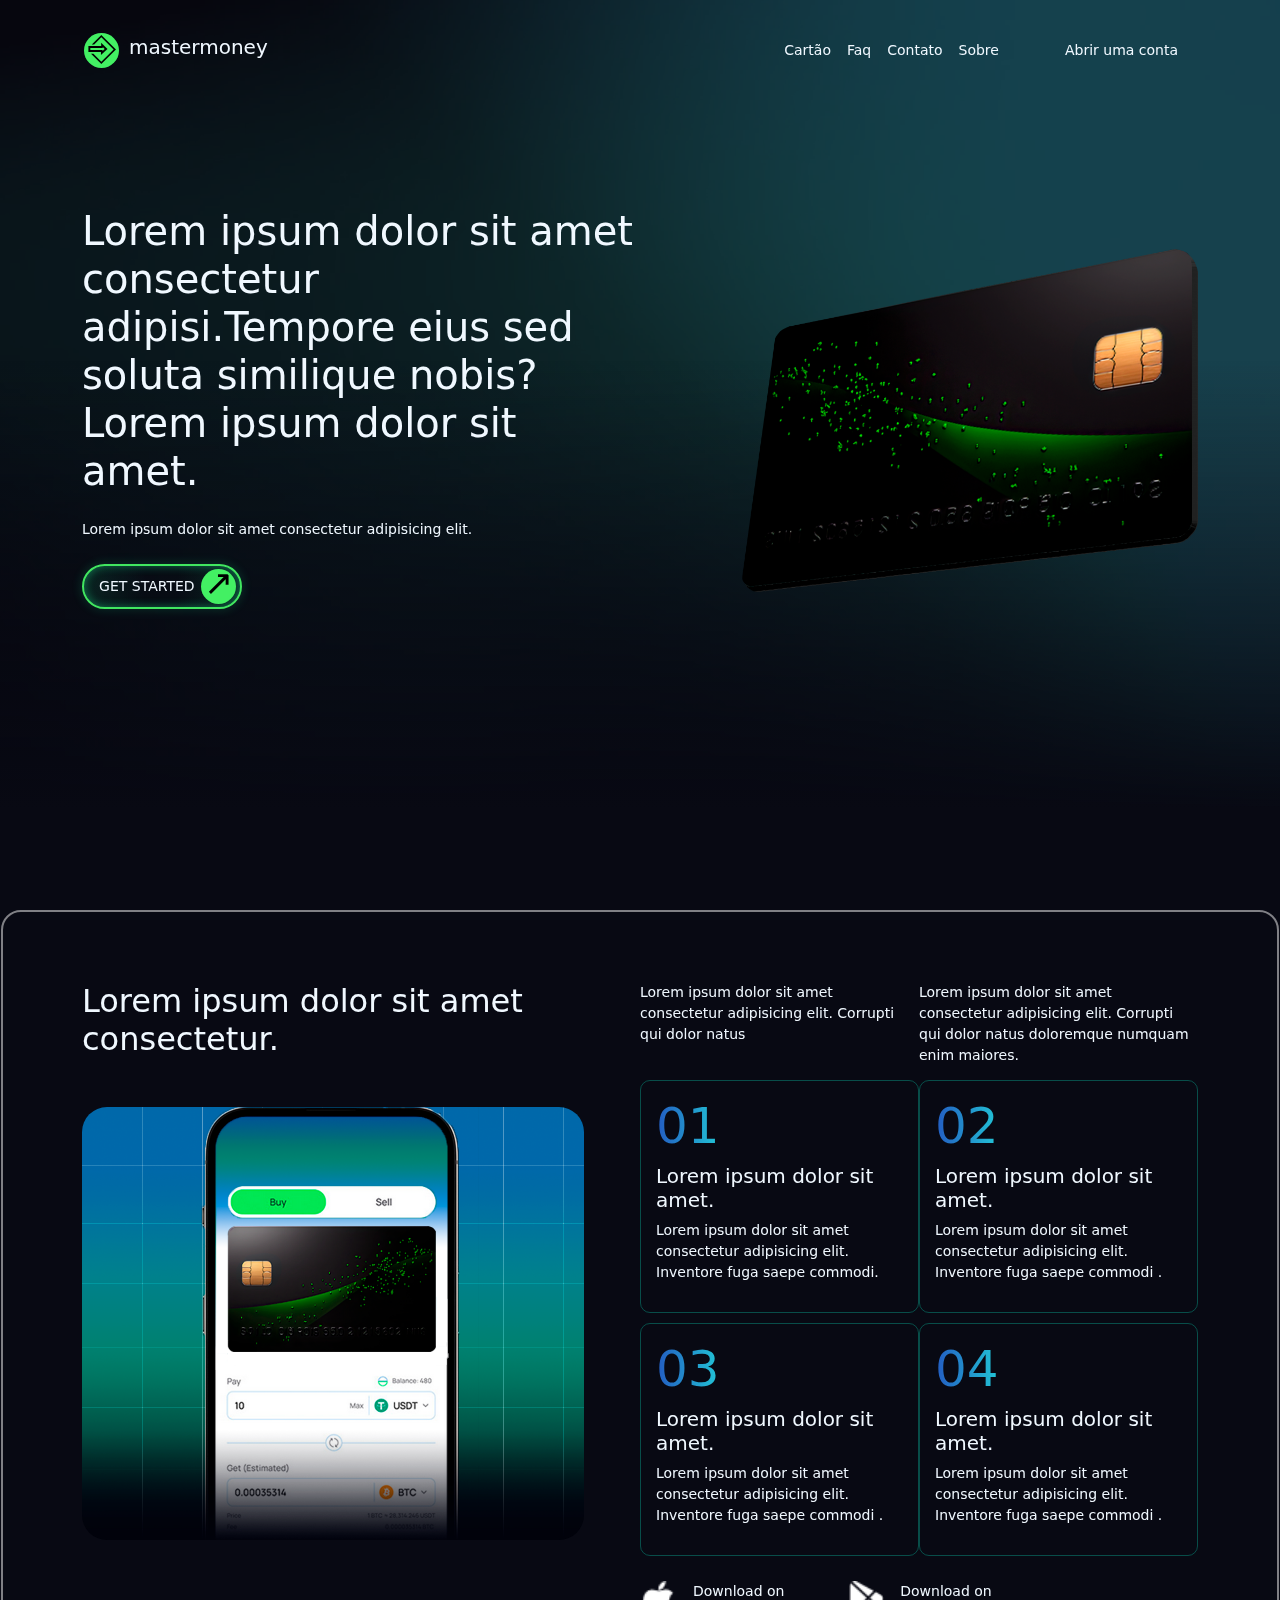
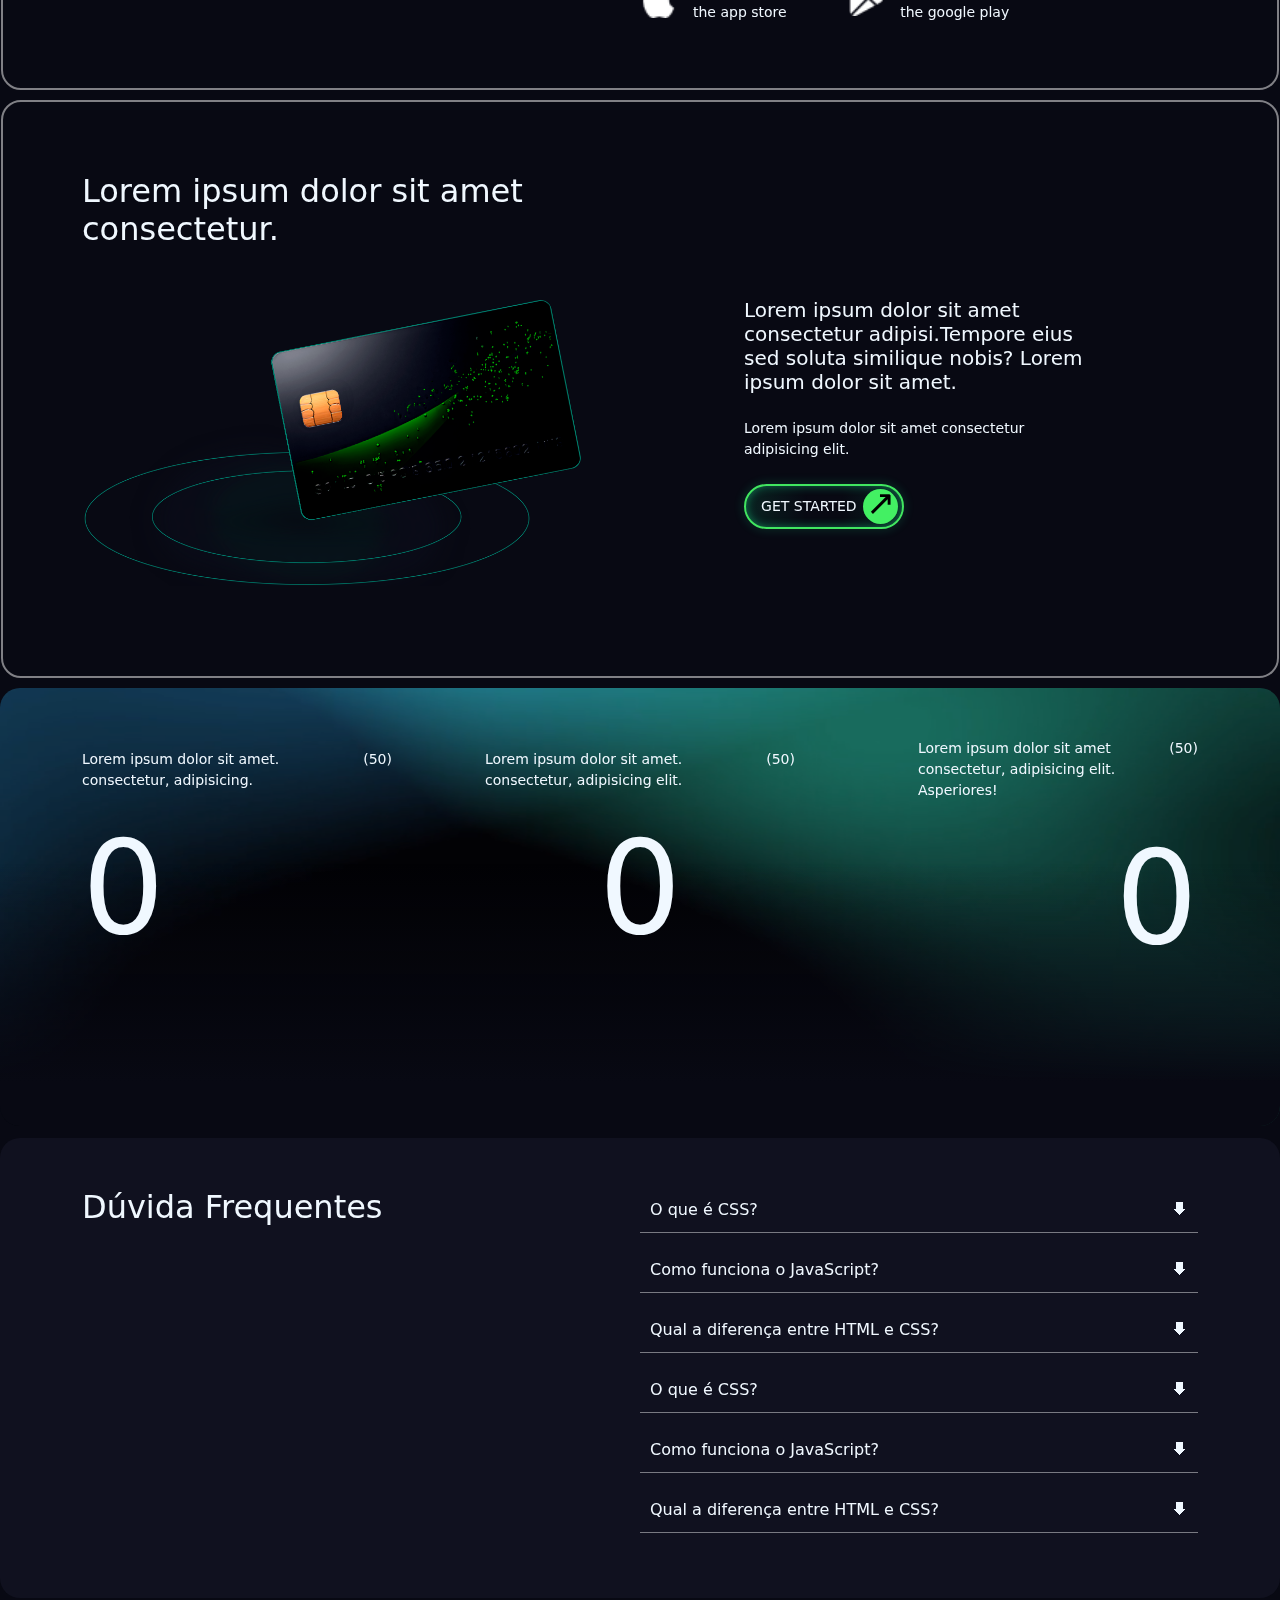
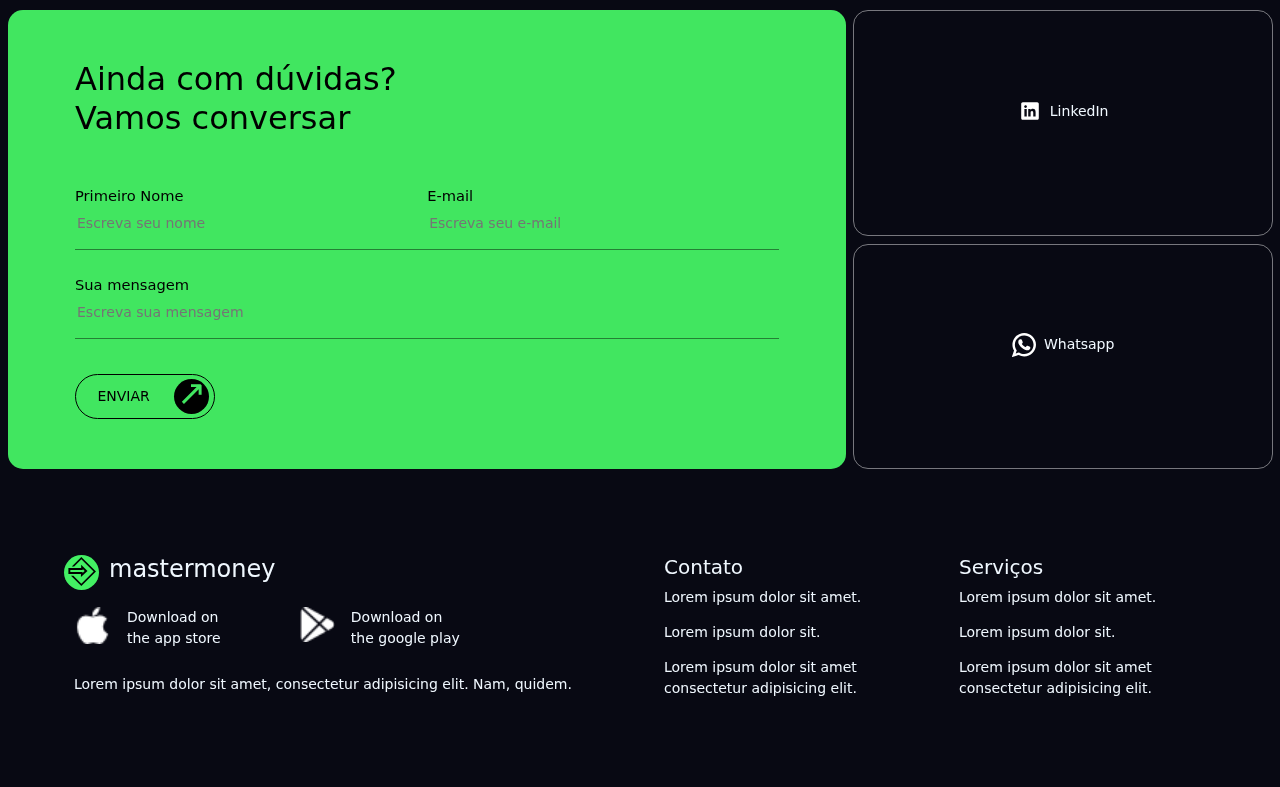
<file: index.html>
<!DOCTYPE html>
<html lang="pt-br">

<head>
    <meta charset="UTF-8">
    <meta name="viewport" content="width=device-width, initial-scale=1.0">
    <title>Cartão</title>
    <link rel="stylesheet" href="../css/bootstrap.css">
    <link rel="stylesheet" href="../css/style.css">
</head>

<body>
    <section id="home">
        <video autoplay muted loop>
            <source src="/video/bgHom.mp4" type="video/mp4">
            Seu navegador não suporta o formato de vídeo.
        </video>
        <div class="container">
            <nav class="navbar navbar-expand-lg">
                <div class="container-fluid mt-4 mb-3">
                    <div class="btn-seta1" style="margin-right: 10px; margin-left: -10px;">
                        <div style="height: 57px; font-size: 35px;" ↗><a href="#" id="ablack">⎆</a></div>
                    </div>
                    <h4><a class="navbar-brand" href="#home">mastermoney</a></h4>
                    <div class="collapse navbar-collapse justify-content-end" id="navbarNavAltMarkup">
                        <div class="navbar-nav ">
                            <a href="#home" class="p-2 nav-link">Cartão</a>
                            <a href="#home" class="p-2 nav-link">Faq</a>
                            <a href="#home" class="p-2 nav-link">Contato</a>
                            <a href="#home" class="p-2 nav-link active" aria-current="page">Sobre</a>

                            <a href="#home" class="nav-link ml-5">Abrir uma conta</a>
                        </div>
                    </div>
                </div>
            </nav>
            <main style="height: 70vh;" class="flex-direcion-col">
                <div class="row">
                    <div class="col-lg-6 flex-direcion-col">
                        <h1 class="mb-4">Lorem ipsum dolor sit amet consectetur adipisi.<span class="colorv">Tempore
                                eius sed</span>
                            soluta similique nobis? Lorem ipsum dolor sit amet. </h1>
                        <p class="mb-4">Lorem ipsum dolor sit amet consectetur adipisicing elit.</p>
                        <div class="btn-home">
                            <a href="#">GET STARTED</a>
                            <a href="#">
                                <div class="btn-seta p-2">
                                    <div style="height: 59px; font-size: 35px;">↗</div>
                                </div>
                            </a>
                        </div>
                    </div>
                    <div class="col-lg-6 align-content mt-4">
                        <div class="quadrado" id="quadrado">
                        </div>
                    </div>
                </div>
            </main>
        </div>
    </section>
    <section id="vantagens">
        <div class="container h-a">
            <div class="row h-a">
                <div class="col-lg-6">
                    <h2 class="mb-5"><span class="colorv">Lorem ipsum</span> dolor sit amet <br> consectetur.</h2>
                    <div class="fundo-vant">
                        <img style="width: 100%; border-radius: 25px; margin-bottom: 20px;" src="/img/img-vamtagens.png"
                            alt="">
                    </div>
                </div>
                <div class="col-lg-6">
                    <div class="row">
                        <div class="col-md-6">
                            <p>Lorem ipsum dolor sit amet consectetur adipisicing elit. Corrupti qui dolor natus
                            </p>
                            </p>
                        </div>
                        <div class="col-md-6">
                            <p>Lorem ipsum dolor sit amet consectetur adipisicing elit. Corrupti qui dolor natus
                                doloremque numquam enim maiores.</p>
                        </div>
                    </div>
                    <div class="row">
                        <div class="col-sm-6">
                            <div class="card-vant">
                                <h3>01</h3>
                                <h5>Lorem ipsum dolor sit amet.</h5>
                                <p>Lorem ipsum dolor sit amet consectetur adipisicing elit. Inventore fuga saepe commodi.</p>
                            </div>
                        </div>
                        <div class="col-sm-6">
                            <div class="card-vant">
                                <h3>02</h3>
                                <h5>Lorem ipsum dolor sit amet.</h5>
                                <p>Lorem ipsum dolor sit amet consectetur adipisicing elit. Inventore fuga saepe commodi
                                    .</p>
                            </div>
                        </div>
                    </div>
                    <div class="row">
                        <div class="col-sm-6">
                            <div class="card-vant">
                                <h3>03</h3>
                                <h5>Lorem ipsum dolor sit amet.</h5>
                                <p>Lorem ipsum dolor sit amet consectetur adipisicing elit. Inventore fuga saepe commodi
                                    .</p>
                            </div>
                        </div>
                        <div class="col-sm-6">
                            <div class="card-vant">
                                <h3>04</h3>
                                <h5>Lorem ipsum dolor sit amet.</h5>
                                <p>Lorem ipsum dolor sit amet consectetur adipisicing elit. Inventore fuga saepe commodi
                                    .</p>
                            </div>
                        </div>
                    </div>
                    <div class="row">
                        <div class="col-sm-9">
                            <div class="row">
                                <div class="col-sm-6">
                                    <div class="card-vant2">
                                        <img src="/img/logotipo-da-apple.png" alt="app store" class="me-3"
                                            style="height: min-content; width: 37px; filter: invert(100%);">
                                        <p style="margin-bottom: 0;">Download on <br> the app store</p>
                                    </div>
                                </div>
                                <div class="col-sm-6">
                                    <div class="card-vant2">
                                        <img src="/img/google-play.png" alt="google play" class="me-3"
                                            style="height: min-content; width: 35px; filter: invert(100%)">
                                        <p style="margin-bottom: 0;">Download on <br> the google play</p>
                                    </div>
                                </div>
                            </div>
                        </div>
                    </div>
                </div>
            </div>
        </div>
    </section>
    <section id="conteudo">
        <div class="container h-a">
            <div class="row h-a">
                <div class="col-lg-6 aligncenter">
                    <h2 class="mb-5"><span class="colorv">Lorem ipsum</span> dolor sit amet <br> consectetur.</h2>
                    <div class="fundo-vant">
                        <img style="width: 100%; border-radius: 25px; margin-bottom: 20px;" src="/img/img-sec3.png"
                            alt="">
                    </div>
                </div>
                <div class="col-lg-6 d-flex justify-content-center align-items-center flex-column ">
                    <div class="boxtext d-flex flex-column aligncenter">
                        <h5 class="mb-4 mt-5">Lorem ipsum dolor sit amet consectetur adipisi.Tempore eius sed soluta
                            similique nobis? Lorem ipsum dolor sit amet. </h5>
                        <p class="mb-4">Lorem ipsum dolor sit amet consectetur adipisicing elit.</p>
                        <div class="btn-home">
                            <a href="#">GET STARTED</a>
                            <a href="#">
                                <div class="btn-seta p-2">
                                    <div style="height: 59px; font-size: 35px;">↗</div>
                                </div>
                            </a>
                        </div>
                    </div>
                </div>
            </div>
        </div>
    </section>
    <section id="dados">
        <img src="/img/fundodados.png" alt="">
        <div class="container">
            <div class="row">
                <div class="col-lg-4 contentDadosStart">
                    <div style="width: 310px;">
                        <div class="d-flex justify-content-between">
                            <span>Lorem ipsum dolor sit amet. <br> consectetur, adipisicing.</span>
                            <p>(50)</p>
                        </div>
                        <p class="number" style="font-size: 130px; font-weight: lighter;" data-target="10">0</p>
                    </div>
                </div>
                <div class="col-lg-4 contentDadosCenter">
                    <div style="width: 310px;">
                        <div class="d-flex justify-content-between">
                            <span>Lorem ipsum dolor sit amet. <br> consectetur, adipisicing elit.</span>
                            <p>(50)</p>
                        </div>
                        <p class="number" align="center" style="font-size: 130px; font-weight: lighter;" data-target="151">0</p>
                    </div>
                </div>
                <div class="col-lg-4 contentDadosEnd">
                    <div style="width: 280px;">
                        <div class="d-flex justify-content-between">
                            <span>Lorem ipsum dolor sit amet <br> consectetur, adipisicing elit. Asperiores!</span>
                            <p>(50)</p>
                        </div>
                        <p class="number" align="right" style="font-size: 130px; font-weight: lighter;" data-target="25">0</p>
                    </div>
                </div>
            </div>
        </div>
    </section>
    
    <section id="duvidasf">
        <div class="container">
            <div class="row">
                <div class="col-xl-6">
                    <h2>Dúvida Frequentes</h2>
                </div>
                <div class="col-xl-6">
                    <div class="faq-item">
                        <div class="faq-question">
                            <span>O que é CSS?</span>
                            <span>🡇</span>
                        </div>
                        <div class="faq-answer">
                            <p>CSS é uma linguagem de estilo usada para descrever a apresentação de um documento escrito
                                em HTML ou XML.</p>
                        </div>
                    </div>
                    <div class="faq-item">
                        <div class="faq-question">
                            <span>Como funciona o JavaScript?</span>
                            <span>🡇</span>
                        </div>
                        <div class="faq-answer">
                            <p>JavaScript é uma linguagem de programação usada para criar páginas web interativas,
                                permitindo adicionar dinamismo ao conteúdo.</p>
                        </div>
                    </div>
                    <div class="faq-item">
                        <div class="faq-question">
                            <span>Qual a diferença entre HTML e CSS?</span>
                            <span>🡇</span>
                        </div>
                        <div class="faq-answer">
                            <p>HTML é a linguagem de marcação usada para estruturar o conteúdo da página, enquanto CSS é
                                usada para estilizar esse conteúdo.</p>
                        </div>
                    </div>
                    <div class="faq-item">
                        <div class="faq-question">
                            <span>O que é CSS?</span>
                            <span>🡇</span>
                        </div>
                        <div class="faq-answer">
                            <p>CSS é uma linguagem de estilo usada para descrever a apresentação de um documento escrito
                                em HTML ou XML.</p>
                        </div>
                    </div>
                    <div class="faq-item">
                        <div class="faq-question">
                            <span>Como funciona o JavaScript?</span>
                            <span>🡇</span>
                        </div>
                        <div class="faq-answer">
                            <p>JavaScript é uma linguagem de programação usada para criar páginas web interativas,
                                permitindo adicionar dinamismo ao conteúdo.</p>
                        </div>
                    </div>
                    <div class="faq-item">
                        <div class="faq-question">
                            <span>Qual a diferença entre HTML e CSS?</span>
                            <span>🡇</span>
                        </div>
                        <div class="faq-answer">
                            <p>HTML é a linguagem de marcação usada para estruturar o conteúdo da página, enquanto CSS é
                                usada para estilizar esse conteúdo.</p>
                        </div>
                    </div>
                </div>
            </div>
        </div>
    </section>
    <section id="contato">
        <div class="row">
            <div class="col-md-8">
                <form action="" class="form mr-1 ms-2">
                    <div class="container">
                        <h2 class="mb-5" id="h2">Ainda com dúvidas? <br> Vamos conversar </h2>
                        <div class="row mb-4">
                            <div class="col-lg-6">
                                <label class="label-ctt" for="nome">Primeiro Nome</label><br>
                                <input class="input-ctt" type="text" id="nome" placeholder="Escreva seu nome">
                            </div>
                            <div class="col-lg-6">
                                <label class="label-ctt" for="email">E-mail</label><br>
                                <input class="input-ctt" type="email" id="email" placeholder="Escreva seu e-mail">
                            </div>
                        </div>
                        <div class="row">
                            <div class="col-sm-12 ">
                                <label class="label-ctt" for="msg">Sua mensagem</label><br>
                                <input class="input-ctt" id="msg" placeholder="Escreva sua mensagem">
                            </div>
                        </div>
                        <div class="row">
                            <div class="col-sm-12">
                                <div class="btn-ctt">
                                    <a href="#">ENVIAR</a>
                                    <a href="#">
                                        <div class="btn-seta2">
                                            <div style="height: 59px; font-size: 35px;">↗</div>
                                        </div>
                                    </a>
                                </div>
                            </div>
                        </div>
                    </div>
                </form>
            </div>
            <div class="col-md-4">
                <div class="row" style="height: 100%;">
                    <div class="col-xl-12 pb-2">
                        <div class="redessociais mr-1">
                            <div class="ahover d-flex justify-content-center align-items-center flex-row"
                                style="height: 200px;">
                                <a href="https://t.me/seu_telegram" target="_blank">
                                    <svg xmlns="http://www.w3.org/2000/svg" fill="#fff" viewBox="0 0 30 30" width="24px"
                                        height="24px">
                                        <path
                                            d="M24,4H6C4.895,4,4,4.895,4,6v18c0,1.105,0.895,2,2,2h18c1.105,0,2-0.895,2-2V6C26,4.895,25.105,4,24,4z M10.954,22h-2.95 v-9.492h2.95V22z M9.449,11.151c-0.951,0-1.72-0.771-1.72-1.72c0-0.949,0.77-1.719,1.72-1.719c0.948,0,1.719,0.771,1.719,1.719 C11.168,10.38,10.397,11.151,9.449,11.151z M22.004,22h-2.948v-4.616c0-1.101-0.02-2.517-1.533-2.517 c-1.535,0-1.771,1.199-1.771,2.437V22h-2.948v-9.492h2.83v1.297h0.04c0.394-0.746,1.356-1.533,2.791-1.533 c2.987,0,3.539,1.966,3.539,4.522V22z" />
                                    </svg>
                                </a>
                                <a href="#" style="margin: 0px !important; padding-left: 8px;">LinkedIn</a>
                            </div>
                        </div>
                    </div>
                    <div class="col-xl-12">
                        <div class="redessociais mr-1">
                            <div class="ahover d-flex justify-content-center align-items-center flex-row"
                                style="height: 200px;">
                                <a href="https://t.me/seu_telegram" target="_blank">
                                    <svg fill="#fff" height="24px" width="24px" version="1.1" id="Layer_1"
                                        xmlns="http://www.w3.org/2000/svg" xmlns:xlink="http://www.w3.org/1999/xlink"
                                        viewBox="0 0 308 308" xml:space="preserve">
                                        <g id="XMLID_468_">
                                            <path id="XMLID_469_"
                                                d="M227.904,176.981c-0.6-0.288-23.054-11.345-27.044-12.781c-1.629-0.585-3.374-1.156-5.23-1.156   c-3.032,0-5.579,1.511-7.563,4.479c-2.243,3.334-9.033,11.271-11.131,13.642c-0.274,0.313-0.648,0.687-0.872,0.687   c-0.201,0-3.676-1.431-4.728-1.888c-24.087-10.463-42.37-35.624-44.877-39.867c-0.358-0.61-0.373-0.887-0.376-0.887   c0.088-0.323,0.898-1.135,1.316-1.554c1.223-1.21,2.548-2.805,3.83-4.348c0.607-0.731,1.215-1.463,1.812-2.153   c1.86-2.164,2.688-3.844,3.648-5.79l0.503-1.011c2.344-4.657,0.342-8.587-0.305-9.856c-0.531-1.062-10.012-23.944-11.02-26.348   c-2.424-5.801-5.627-8.502-10.078-8.502c-0.413,0,0,0-1.732,0.073c-2.109,0.089-13.594,1.601-18.672,4.802   c-5.385,3.395-14.495,14.217-14.495,33.249c0,17.129,10.87,33.302,15.537,39.453c0.116,0.155,0.329,0.47,0.638,0.922   c17.873,26.102,40.154,45.446,62.741,54.469c21.745,8.686,32.042,9.69,37.896,9.69c0.001,0,0.001,0,0.001,0   c2.46,0,4.429-0.193,6.166-0.364l1.102-0.105c7.512-0.666,24.02-9.22,27.775-19.655c2.958-8.219,3.738-17.199,1.77-20.458   C233.168,179.508,230.845,178.393,227.904,176.981z" />
                                            <path id="XMLID_470_"
                                                d="M156.734,0C73.318,0,5.454,67.354,5.454,150.143c0,26.777,7.166,52.988,20.741,75.928L0.212,302.716   c-0.484,1.429-0.124,3.009,0.933,4.085C1.908,307.58,2.943,308,4,308c0.405,0,0.813-0.061,1.211-0.188l79.92-25.396   c21.87,11.685,46.588,17.853,71.604,17.853C240.143,300.27,308,232.923,308,150.143C308,67.354,240.143,0,156.734,0z    M156.734,268.994c-23.539,0-46.338-6.797-65.936-19.657c-0.659-0.433-1.424-0.655-2.194-0.655c-0.407,0-0.815,0.062-1.212,0.188   l-40.035,12.726l12.924-38.129c0.418-1.234,0.209-2.595-0.561-3.647c-14.924-20.392-22.813-44.485-22.813-69.677   c0-65.543,53.754-118.867,119.826-118.867c66.064,0,119.812,53.324,119.812,118.867   C276.546,215.678,222.799,268.994,156.734,268.994z" />
                                        </g>
                                    </svg>
                                </a>
                                <a href="#" style="margin: 0px !important; padding-left: 8px;">Whatsapp</a>
                            </div>
                        </div>
                    </div>
                </div>
            </div>
        </div>
        </div>
    </section>
    <section id="rodape">
        <footer>
                <div class="row">
                    <div class="col-md-6 d-flex flex-column justify-content-between h-100 p-4 borderBt">
                        <div class="d-flex">
                            <div class="btn-seta1" style="margin-right: 10px; margin-left: -10px;">
                                <div style="height: 57px; font-size: 35px;" ↗><a href="#" id="ablack">⎆</a></div>
                            </div>
                            <h4><a class="navbar-brand" href="#home">mastermoney</a></h4>
                        </div>
                        <div class="row d-flex flex-row">
                            <div class=" col-md-5 card-vant2">
                                <img src="/img/logotipo-da-apple.png" alt="app store" class="me-3"
                                    style="height: min-content; width: 37px; filter: invert(100%);">
                                <p style="margin-bottom: 0;">Download on <br> the app store</p>
                            </div>
                            <div class="col-md-6 card-vant2">
                                <img src="/img/google-play.png" alt="google play" class="me-3"
                                    style="height: min-content; width: 35px; filter: invert(100%)">
                                <p style="margin-bottom: 0;">Download on <br> the google play</p>
                            </div>
                        </div>
                        <p>Lorem ipsum dolor sit amet, consectetur adipisicing elit. Nam, quidem.</p>
                    </div>
                    <div class="col-md-3">
                        <div class="d-flex flex-column justify-content-between h-100 p-4 borderBt">
                            <h5>Contato</h5>
                            <p>Lorem ipsum dolor sit amet.</p>
                            <p>Lorem ipsum dolor sit.</p>
                            <p>Lorem ipsum dolor sit amet consectetur adipisicing elit.</p>
                        </div>
                    </div>
                    <div class="col-md-3">
                        <div class="d-flex flex-column justify-content-between h-100 p-4 borderBt">
                            <h5>Serviços</h5>
                            <p>Lorem ipsum dolor sit amet.</p>
                            <p>Lorem ipsum dolor sit.</p>
                            <p>Lorem ipsum dolor sit amet consectetur adipisicing elit.</p>
                        </div>
                    </div>
                </div>
        </footer>
    </section>

    <script src="https://cdn.jsdelivr.net/npm/@popperjs/core@2.11.6/dist/umd/popper.min.js"></script>
    <script src="https://cdn.jsdelivr.net/npm/bootstrap@5.3.0-alpha1/dist/js/bootstrap.min.js"></script>

    <script src="../index.js"> </script>
</body>

</html>
</file>
<file: css/style.css>
body {
    background-color: #080913;
    font-size: 14px;
}

#h2 {
    color: black !important;
}

h1,
h2 {
    color: aliceblue;
    font-weight: lighter;
}

h1,
p,
a,
h2,
h2,
h5,
h6,
span {
    color: aliceblue !important;
    text-decoration: none !important;
}

.navbar-nav a:hover{
    text-decoration: underline !important;
    color: #ffffffce !important;
    transition: all 0.2s !important;
}

.ahover a:hover{
    text-decoration: underline !important;
    padding-bottom: 9px;
    transition: all 0.2s;
}

h3 {
    font-size: 50px;
    background: linear-gradient(to right, #235bc2, #21ffe1 40%);
    background-clip: text;
    color: transparent;
}

h4,
.colorv {
    color: #41E660;
}

#home {
    position: relative;
    overflow: hidden;
    height: 100vh;
    background: linear-gradient(#ffffff00 40%, #080913 90%);
}

@media (max-width: 1178px) {
    #home {
        height: auto;
    }
}

#vantagens {
    border: 2px solid #ffffff7c;
    margin: 10px 1px 10px 1px;
    border-radius: 20px;
    overflow: hidden;
    padding-top: 70px;
    padding-bottom: 40px;
}

#conteudo {
    border: 2px solid #ffffff7c;
    margin: 10px 1px 10px 1px;
    border-radius: 20px;
    overflow: hidden;
    padding-top: 70px;
    padding-bottom: 70px;
}

.boxtext {
    width: 350px;
}

@media (max-width: 991px) {
    .aligncenter {
        text-align: center;
        align-items: center;
    }

    .boxtext {
        width: auto;
    }

    .contentDadosStart {
        display: flex;
        flex-direction: row;
        justify-content: center !important;
        align-items: center;
    }

    .contentDadosEnd {
        display: flex;
        flex-direction: row;
        justify-content: center !important;
        align-items: center;
    }

    .contentDadosCenter {
        display: flex;
        flex-direction: row;
        justify-content: center !important;
        align-items: center;
    }
}


.contentDadosStart {
    display: flex;
    flex-direction: row;
    justify-content: start;
    align-items: center;
}

.contentDadosEnd {
    display: flex;
    flex-direction: row;
    justify-content: end;
    align-items: center;
}

.contentDadosCenter {
    display: flex;
    flex-direction: row;
    justify-content: center;
    align-items: center;
}

.h-a {
    height: 100% !important;
}

.fundo-vant {
    width: 90%;
    height: 80%;
    border-radius: 25px;
}

.card-vant {
    border: 1px solid #08807094;
    border-radius: 10px;
    padding: 15px;
    display: flex;
    flex-direction: column;
    justify-content: space-around;
    margin-bottom: 10px;
}

.card-vant2 {
    padding: 15px 0px 15px 0px;
    display: flex;
    flex-direction: row;
    margin-bottom: 10px;
}

#home video {
    position: absolute;
    top: 0px;
    left: 0px;
    width: 100%;
    height: 100%;
    object-fit: cover;
    z-index: -1;
    opacity: 25%;
}

.backgroundgradient {
    background-color: #080913;
}

#home .container {
    position: relative;
    z-index: 1;
}

.quadrado {
    width: 100%;
    height: 343px;
    background-image: url('../img/attcartao-borda.png');
    background-size: contain;
    background-position: right;
    background-repeat: no-repeat;
    position: relative;
    overflow: hidden;
}

.flex-direcion-col {
    display: flex;
    justify-content: space-around;
    align-content: center;
    flex-direction: column;
}

@media (max-width: 990px) {
    .flex-direcion-col {
        text-align: center;
        align-items: center;
    }
}

.align-content {
    display: flex;
    justify-content: center;
    align-items: center;
    flex-direction: column;
}

.float-right {
    float: right;
}

.navbar-toggler {
    background-color: #43f063;
}

.ml-5 {
    margin-left: 50px;
}

/* From Uiverse.io by adamgiebl */
.btn-home {
    --green: #41E660;
    height: 45px;
    width: 160px;
    display: flex;
    justify-content: space-around;
    align-items: center;
    flex-direction: row;
    border-radius: 25px;
    position: relative;
    text-wrap: nowrap;
    overflow: hidden;
    transition: all 0.3s;
    border: 2px solid var(--green);
    background: linear-gradient(to right, rgba(27, 253, 156, 0.1) 1%, transparent 40%, transparent 60%, rgba(27, 253, 156, 0.1) 100%);
    color: var(--green);
    box-shadow: inset 0 0 10px rgba(27, 253, 156, 0.4), 0 0 9px 3px rgba(27, 253, 156, 0.1);
}

.btn-home:hover {
    color: #82ffc9;
    box-shadow: inset 0 0 10px rgba(27, 253, 156, 0.6), 0 0 9px 3px rgba(27, 253, 156, 0.2);
    height: 50px;
    width: 165px;
}

.btn-home:before {
    content: "";
    position: absolute;
    left: -4em;
    width: 4em;
    height: 100%;
    top: 0;
    transition: transform .4s ease-in-out;
    background: linear-gradient(to right, transparent 1%, rgba(27, 253, 156, 0.1) 40%, rgba(27, 253, 156, 0.1) 60%, transparent 100%);
}

.btn-home:hover:before {
    transform: translateX(15em);
}

@media (max-width: 460px) {
    .btn-home {
        width: 100%;
        justify-content: center;
    }

    .btn-seta {
        margin: 1rem !important;
    }
}

.btn-seta {
    background-color: #43f063;
    color: rgb(0, 0, 0);
    height: 35px;
    width: 35px;
    border-radius: 100px;
    display: flex;
    align-items: center;
    justify-content: center;
    font-size: x-large;
    position: absolute;
    top: 3px;
    right: 4px;
}

.btn-seta1 {
    background-color: #43f063;
    color: rgb(0, 0, 0);
    height: 35px;
    width: 35px;
    border-radius: 100px;
    display: flex;
    align-items: center;
    justify-content: center;
    font-size: x-large;
}

@media (max-width: 390px) {
    .btn-seta1 {
        display: none;
    }
}

.p-0 {
    padding-left: 0 !important;
}

#dados {
    height: auto;
    border-radius: 20px;
    padding-top: 50px;
    position: relative;
    overflow: hidden;
    margin-bottom: 12px;
    background: linear-gradient(#ffffff00 40%, #080913 90%);
}

#dados img {
    position: absolute;
    top: 0px;
    left: 0px;
    width: 100%;
    height: 100%;
    z-index: -1;
    opacity: 0.7;
}

#duvidasf {
    background-color: #10111f;
    border-radius: 20px;
    padding: 50px 0px 50px 0px;
}

.faq-item {
    margin-bottom: 15px;
}

.faq-question {
    border-bottom: 1px solid rgba(255, 255, 255, 0.445);
    width: 100%;
    padding: 10px;
    text-align: left;
    background-color: transparent;
    color: white;
    font-size: 16px;
    cursor: pointer;
    display: flex;
    justify-content: space-between;
}

.faq-answer {
    padding: 10px;
    border-radius: 5px;
    display: none;
    margin-top: 10px;
}

#contato {
    background-color: #080913;
    margin: 12px 0px 12px 0px;
}

.form {
    background-color: #41E660;
    border-radius: 15px;
    padding: 50px 55px;
    
}

.mr-1{
    margin-right: 7px;
}

@media (max-width: 768px) {
    .form{
        margin: 7px;
    }
    .mr-1{
        margin: 7px;
    }
    .borderBt{
        border-bottom: 1px solid #ffffff57 ;
    }
}


.input-ctt {
    background-color: transparent;
    padding-bottom: 15px;
    border-bottom: 1px solid rgba(0, 0, 0, 0.445) !important;
    border: none;
    width: 100%;
    outline: none;
}

.label-ctt {
    font-size: 11pt;
    color: black;
    margin-bottom: 5px;
}

.btn-ctt {
    background-color: transparent;
    height: 45px;
    width: 140px;
    display: flex;
    justify-content: space-around;
    align-items: center;
    flex-direction: row;
    border-radius: 25px;
    border: 1px solid black;
    position: relative;
    margin-top: 35px;
}

.btn-ctt a {
    color: #000000 !important;

}

.btn-seta2 {
    background-color: #000000;
    color: #41E660;
    height: 35px;
    width: 35px;
    border-radius: 100px;
    display: flex;
    align-items: center;
    justify-content: center;
    font-size: x-large;
    position: absolute;
    bottom: 4px;
    right: 5px;
}

.btn-seta3 {
    color: #000000;
    display: flex;
    align-items: center;
}

.redessociais {
    height: 100%;
    border: 1px solid #ffffff73;
    border-radius: 15px;
}

footer {
    height: auto;
    padding: 50px 50px;
}

#ablack{
    color: black !important;
}
</file>
